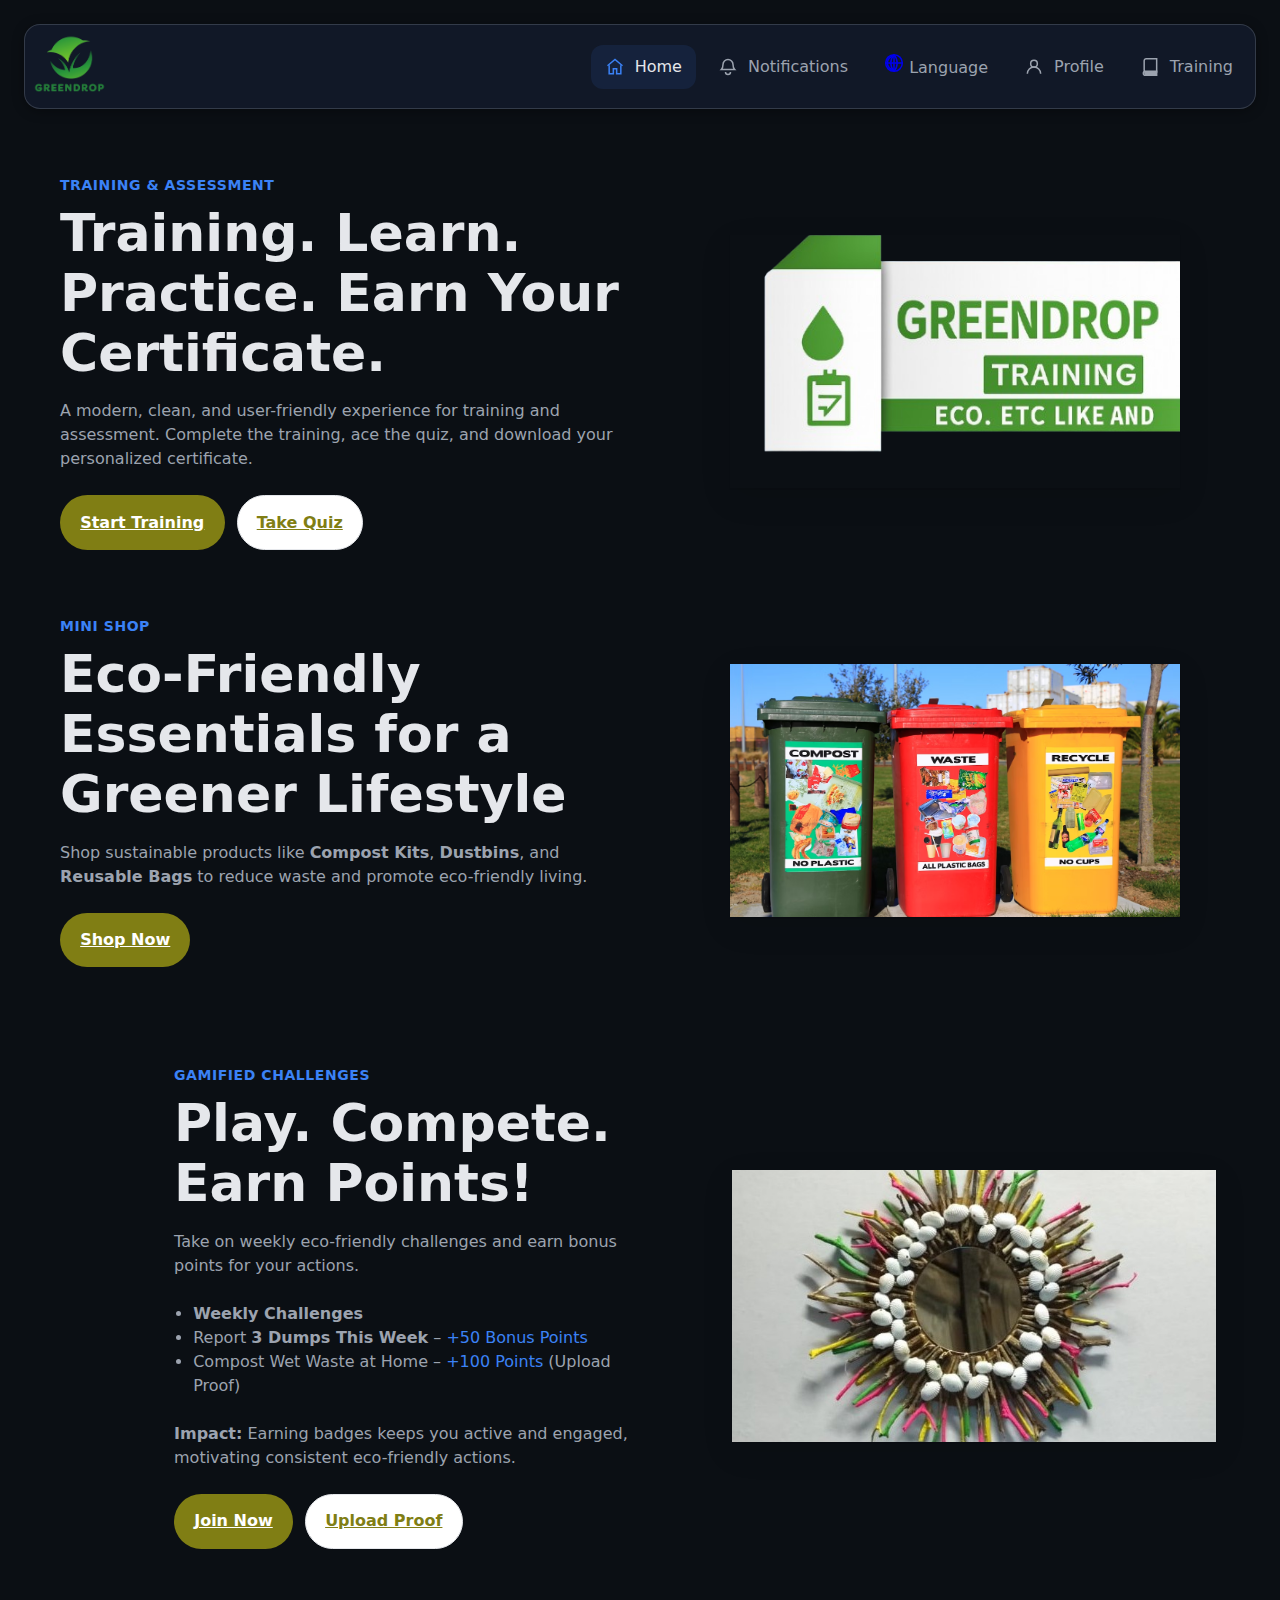
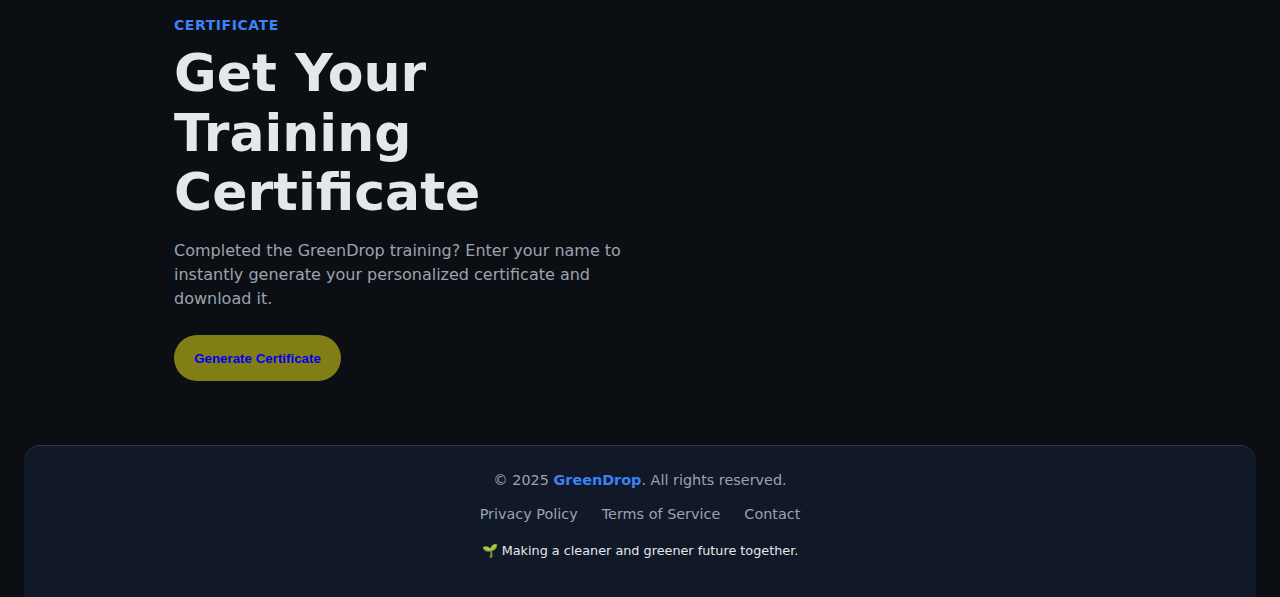
<file: index.html>
<!doctype html>
<html lang="en">
  <head>
    <meta charset="utf-8" />
    <meta name="viewport" content="width=device-width, initial-scale=1" />
    <title>Modern Navigation Bar</title>
    <link rel="stylesheet" href="style.css" />
  </head>
  <body>
    <main class="demo-wrap">
      <nav class="bottom-nav" aria-label="Primary">
        <div class="logo">
          <a href="index.html">
            <img src="logo.png" alt="logo" style="height: 60px;">
          </a>
        </div>

        <a class="nav-item is-active" href="index.html" data-id="home" aria-current="page" style="margin-left: auto;">
          <svg viewBox="0 0 24 24" aria-hidden="true">
            <path d="M3 10.5 12 3l9 7.5"></path>
            <path d="M5 10v10h5v-6h4v6h5V10"></path>
          </svg>
          <span>Home</span>
        </a>

        <a class="nav-item" href="#" data-id="notifications">
          <svg viewBox="0 0 24 24" aria-hidden="true">
            <path d="M6 9a6 6 0 0 1 12 0c0 4 1.5 5.5 2 6H4c.5-.5 2-2 2-6z"></path>
            <path d="M9 18a3 3 0 0 0 6 0"></path>
          </svg>
          <span>Notifications</span>
        </a>

        <!-- Language Nav Item -->
        <div class="nav-item dropdown">
          <a href="#" class="dropdown-toggle" data-id="language" style="text-decoration: none;">
            <svg viewBox="0 0 24 24" aria-hidden="true">
              <path d="M12 2a10 10 0 1 0 10 10A10 10 0 0 0 12 2Zm0 18a8 8 0 0 1 0-16Z"></path>
              <path d="M2 12h20M12 2a15 15 0 0 1 0 20M12 2a15 15 0 0 0 0 20"></path>
            </svg>
            <span style="color: var(--muted);">Language</span>
          </a>
          <ul class="dropdown-menu">
            <li><a href="#">English</a></li>
            <li><a href="#">हिन्दी</a></li>
            <li><a href="#">Español</a></li>
            <li><a href="#">Français</a></li>
          </ul>
        </div>

        <a class="nav-item" href="profile.html" data-id="profile">
          <svg viewBox="0 0 24 24" aria-hidden="true">
            <path d="M12 12a4 4 0 1 0-4-4 4 4 0 0 0 4 4z"></path>
            <path d="M4 20a8 8 0 0 1 16 0"></path>
          </svg>
          <span>Profile</span>
        </a>
        <a class="nav-item" href="training.html" data-id="training">
          <svg viewBox="0 0 24 24" aria-hidden="true">
            <path d="M4 19.5A2.5 2.5 0 0 0 6.5 22H20v-2H6.5a.5.5 0 0 1 0-1H20v-2H6.5A2.5 2.5 0 0 0 4 19.5z"></path>
            <path d="M20 2H7.5A2.5 2.5 0 0 0 5 4.5v11A2.5 2.5 0 0 0 7.5 18H20z"></path>
          </svg>
          <span>Training</span>
        </a>
      </nav>
    </main>

    <main class="container">
      <section class="hero" aria-labelledby="hero-title">
        <div class="copy">
          <span class="eyebrow" aria-hidden="true">Training & Assessment</span>
          <h1 id="hero-title">Training. Learn. Practice. Earn Your Certificate.</h1>
          <p class="lead">
            A modern, clean, and user-friendly experience for training and assessment.
            Complete the training, ace the quiz, and download your personalized certificate.
          </p>
          <div class="actions" role="group" aria-label="Primary actions">
            <a class="btn btn-primary" href="training.html">Start Training</a>
            <a class="btn btn-ghost" href="quiz.html">Take Quiz</a>
          </div>
        </div>

        <figure class="art-wrap">
          <img class="art" src="1.png" alt="Training Image" loading="lazy" decoding="async"/>
        </figure>
      </section>

      <!-- ⭐ NEW MINI SHOP SECTION -->
      <section class="hero" aria-labelledby="shop-title">
        <div class="copy">
          <span class="eyebrow" aria-hidden="true">Mini Shop</span>
          <h1 id="shop-title">Eco-Friendly Essentials for a Greener Lifestyle</h1>
          <p class="lead">
            Shop sustainable products like <strong>Compost Kits</strong>, 
            <strong>Dustbins</strong>, and <strong>Reusable Bags</strong> to reduce waste
            and promote eco-friendly living.
          </p>
          <div class="actions" role="group" aria-label="Shop actions">
            <a class="btn btn-primary" href="shop.html" target="_blank">Shop Now</a>
          </div>
        </div>

        <figure class="art-wrap">
          <img class="art" src="dustbin.avif" alt="Mini Shop" loading="lazy" decoding="async"/>
        </figure>
      </section>
    </main>

    <!-- ⭐ GAMIFIED CHALLENGES SECTION WITH BADGES -->
    <section class="hero" aria-labelledby="challenge-title">
      <div class="copy" style="margin-left: 150px;">
        <span class="eyebrow" aria-hidden="true">Gamified Challenges</span>
        <h1 id="challenge-title">Play. Compete. Earn Points!</h1>
        <p class="lead">
          Take on weekly eco-friendly challenges and earn bonus points for your actions.
        </p>

        <ul class="lead" style="margin-bottom:1.5rem; list-style:disc; padding-left:1.2rem;">
          <li><strong>Weekly Challenges</strong></li>
          <li>Report <strong>3 Dumps This Week</strong> – 
              <span style="color:var(--brand)">+50 Bonus Points</span></li>
          <li>Compost Wet Waste at Home – 
              <span style="color:var(--brand)">+100 Points</span> (Upload Proof)</li>
        </ul>

        <!-- 🌱 Impact -->
        <p class="lead" style="margin-bottom:1.5rem;">
          <strong>Impact:</strong> Earning badges keeps you active and engaged,
          motivating consistent eco-friendly actions.
        </p>

        <div class="actions" role="group" aria-label="Challenge actions">
          <a class="btn btn-primary" href="quiz.html">Join Now</a>
          <a class="btn btn-ghost" href="#upload-proof">Upload Proof</a>
        </div>
      </div>

      <figure class="art-wrap">
        <img class="art" src="5.jpg" alt="Gamified Challenges" loading="lazy" decoding="async"/>
      </figure>
    </section>

    <!-- 🎓 CERTIFICATE SECTION -->
    <section class="hero" aria-labelledby="certificate-title">
      <div class="copy" style="margin-left: 150px;">
        <span class="eyebrow" aria-hidden="true">Certificate</span>
        <h1 id="certificate-title">Get Your Training Certificate</h1>
        <p class="lead">
          Completed the GreenDrop training?
          Enter your name to instantly generate your personalized certificate and download it.
        </p>

        <button class="btn btn-primary" onclick="generateCertIndex()">
          <a href="certificate.html" style="text-decoration: none;">Generate Certificate</a>
        </button>

        <!-- Certificate Display -->
        <div id="certAreaIndex"
          style="display:none; margin-top:2rem; background:white; color:black; padding:2rem; border-radius:16px; max-width:600px;">
          <h2 style="text-align:center; margin-bottom:1rem;">Certificate of Completion</h2>
          <p style="text-align:center;">This is to certify that</p>
          <h1 id="certNameIndex" style="text-align:center; color:#3b82f6; margin:1rem 0;"></h1>
          <p style="text-align:center;">has successfully completed the <strong>GreenDrop Training Program</strong>.</p>
          <p style="text-align:center; margin-top:2rem;">Date: <span id="certDateIndex"></span></p>
          <p style="text-align:center;">🌱 GreenDrop Initiative</p>
        </div>

        <!-- Download Button -->
        <div id="downloadBtnIndex" style="display:none; margin-top:1rem;">
          <button class="btn btn-ghost" onclick="downloadCertIndex()">Download as Image</button>
        </div>
      </div>

      <figure class="art-wrap">
        <img class="art" src="certi.png" alt="Certificate Illustration" loading="lazy" decoding="async"/>
      </figure>
    </section>

    <!-- 🌿 FOOTER SECTION -->
    <footer class="footer">
      <p class="footer-text">
        © 2025 <strong class="brand">GreenDrop</strong>.
        All rights reserved.
      </p>

      <div class="footer-links">
        <a href="#">Privacy Policy</a>
        <a href="#">Terms of Service</a>
        <a href="mailto:contact@greendrop.com">Contact</a>
      </div>

      <p class="footer-subtext">
        🌱 Making a cleaner and greener future together.
      </p>
    </footer>

    <script src="index.js"></script>
  </body>
</html>
</file>
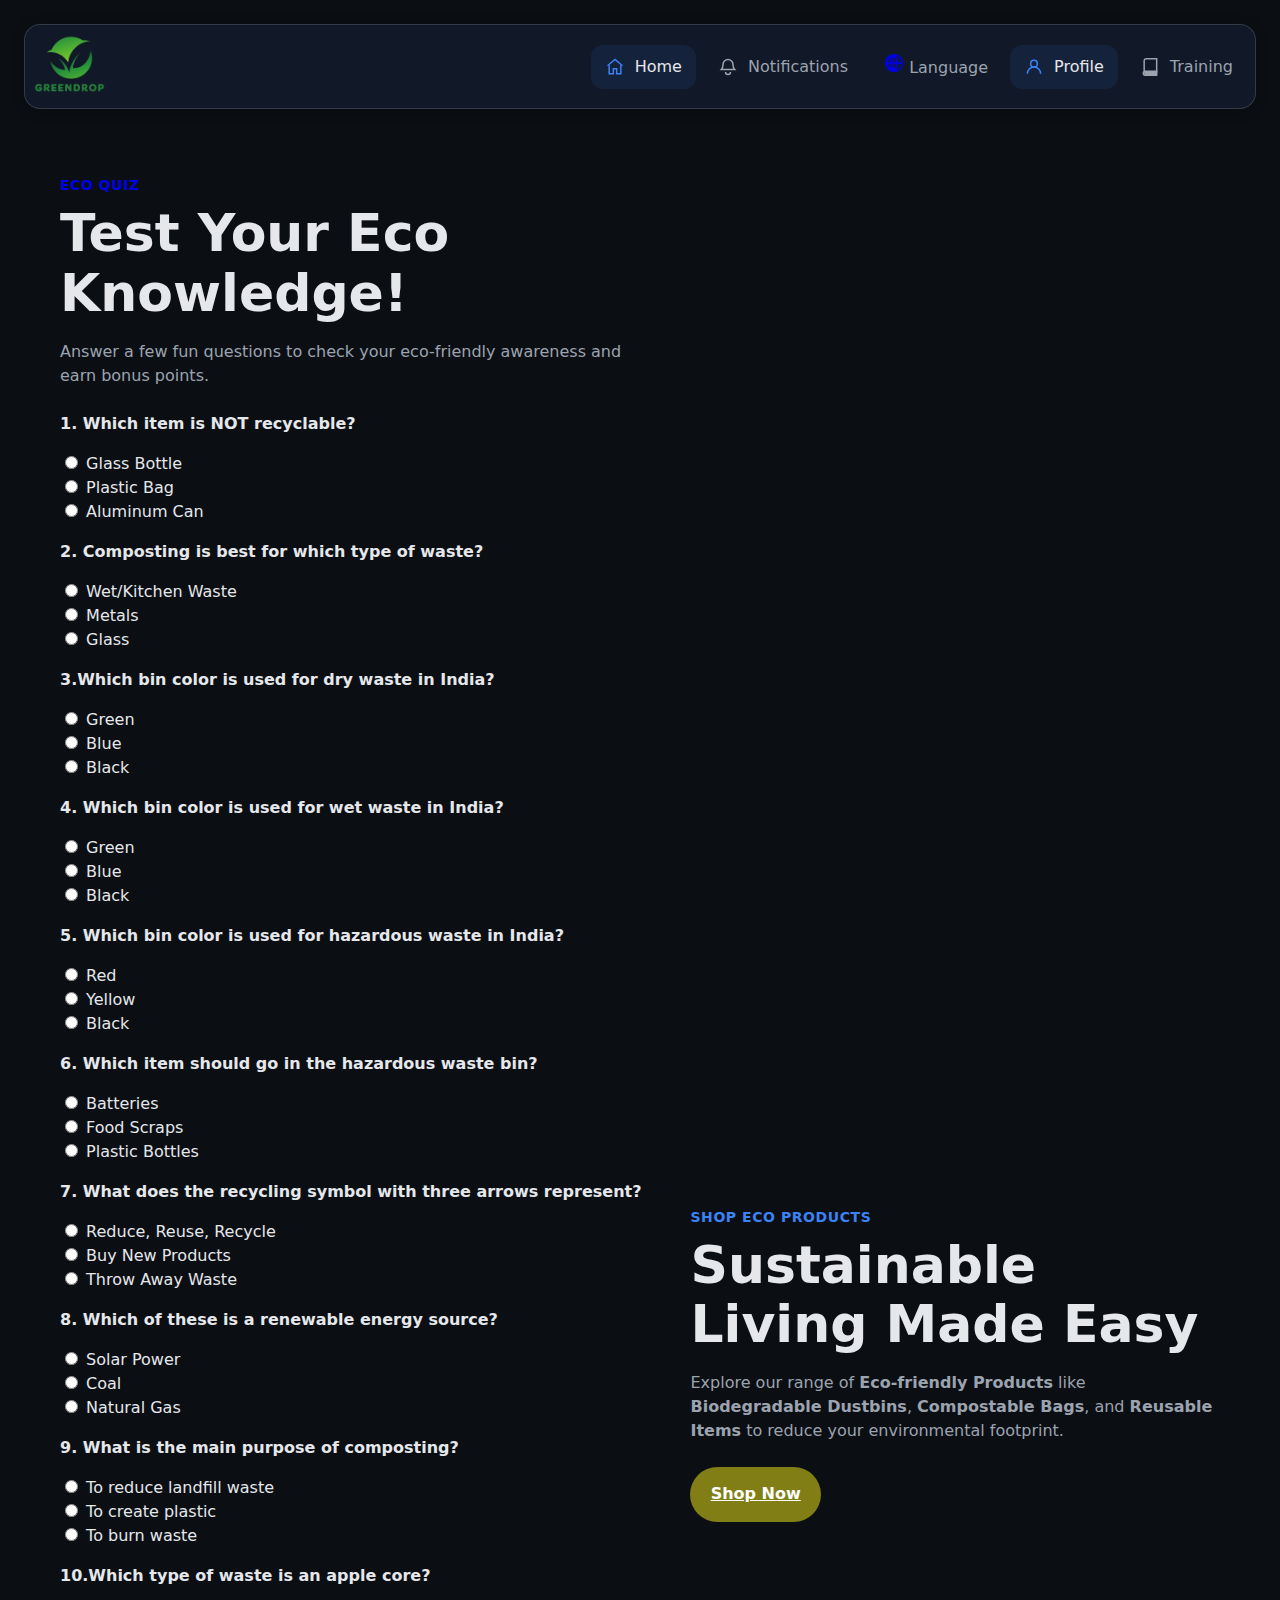
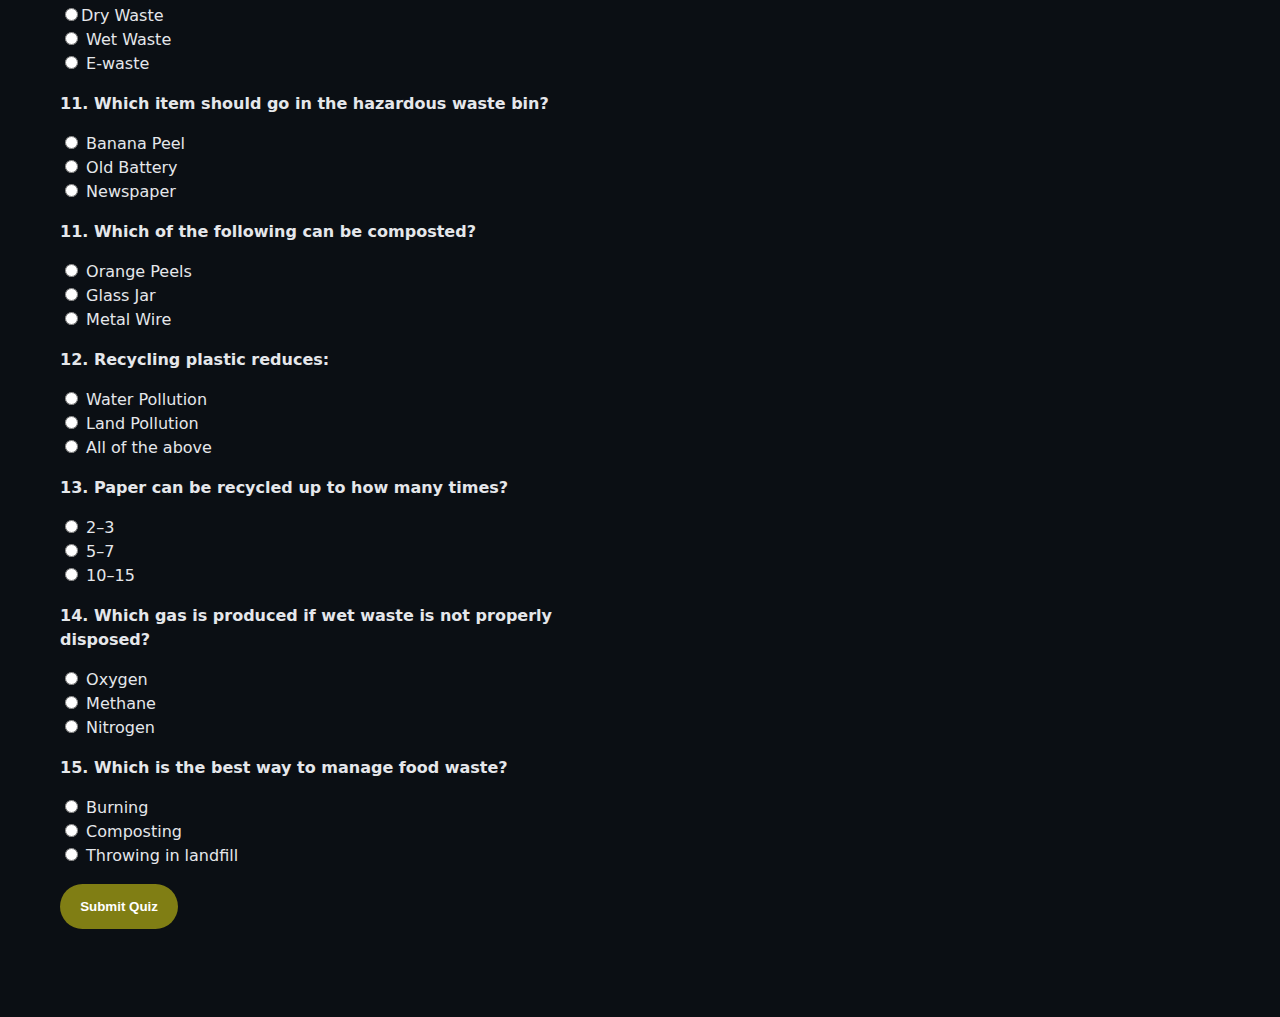
<file: quiz.html>
<!doctype html>
<html lang="en">
  <head>
    <meta charset="utf-8" />
    <meta name="viewport" content="width=device-width, initial-scale=1" />
    <title>Eco Quiz - GreenDrop</title>
    <link rel="stylesheet" href="style.css" />
  </head>
  <body>

    <main class="demo-wrap">
      <nav class="bottom-nav" aria-label="Primary">
  <div class="logo">
          <a href="/index.html">
            <img src="/logo.png" alt="logo" style="height: 60px;">
          </a>
        </div>

        <a class="nav-item is-active" href="/index.html" data-id="home" aria-current="page" style="margin-left: auto;">
          <svg viewBox="0 0 24 24" aria-hidden="true">
            <path d="M3 10.5 12 3l9 7.5"></path>
            <path d="M5 10v10h5v-6h4v6h5V10"></path>
          </svg>
          <span>Home</span>
        </a>
    <a class="nav-item" href="#" data-id="notifications">
      <svg viewBox="0 0 24 24" aria-hidden="true">
        <path d="M6 9a6 6 0 0 1 12 0c0 4 1.5 5.5 2 6H4c.5-.5 2-2 2-6z"></path>
        <path d="M9 18a3 3 0 0 0 6 0"></path>
      </svg>
      <span>Notifications</span>
    </a>
    
    </a>
    <div class="nav-item dropdown">
      <a href="#" class="dropdown-toggle" data-id="language" style="text-decoration: none;">
        <svg viewBox="0 0 24 24" aria-hidden="true">
          <path d="M12 2a10 10 0 1 0 10 10A10 10 0 0 0 12 2Zm0 18a8 8 0 0 1 0-16Z"></path>
          <path d="M2 12h20M12 2a15 15 0 0 1 0 20M12 2a15 15 0 0 0 0 20"></path>
        </svg>
        <span style="color: var(--muted);">Language</span>
      </a>
      <ul class="dropdown-menu">
        <li><a href="#">English</a></li>
        <li><a href="#">हिन्दी</a></li>
        <li><a href="#">Español</a></li>
        <li><a href="#">Français</a></li>
      </ul>
    </div>
    <a class="nav-item is-active" href="#" data-id="profile" aria-current="page">
      <svg viewBox="0 0 24 24" aria-hidden="true">
        <path d="M12 12a4 4 0 1 0-4-4 4 4 0 0 0 4 4z"></path>
        <path d="M4 20a8 8 0 0 1 16 0"></path>
      </svg>
      <span>Profile</span>
    </a>
    <a class="nav-item" href="/training.html" data-id="training">
      <svg viewBox="0 0 24 24" aria-hidden="true">
        <path d="M4 19.5A2.5 2.5 0 0 0 6.5 22H20v-2H6.5a.5.5 0 0 1 0-1H20v-2H6.5A2.5 2.5 0 0 0 4 19.5z"></path>
        <path d="M20 2H7.5A2.5 2.5 0 0 0 5 4.5v11A2.5 2.5 0 0 0 7.5 18H20z"></path>
      </svg>
      <span>Training</span>
    </a>
  </nav>
    </main>

    <main class="container">
      <section class="hero" aria-labelledby="quiz-title">
        <div class="copy">
          <span class="eyebrow" aria-hidden="true"><a href="/index.html" style="text-decoration: none;">Eco Quiz</a></span>
          <h1 id="quiz-title">Test Your Eco Knowledge!</h1>
          <p class="lead">
            Answer a few fun questions to check your eco-friendly awareness and earn bonus points.
          </p>

          <form id="eco-quiz" style="margin-top:1.5rem;">

            <div style="margin-bottom:1rem;">
              <p><strong>1. Which item is NOT recyclable?</strong></p>
              <label><input type="radio" name="q1" value="a"> Glass Bottle</label><br>
              <label><input type="radio" name="q1" value="b"> Plastic Bag</label><br>
              <label><input type="radio" name="q1" value="c"> Aluminum Can</label>
            </div>

            <!-- Question 2 -->
            <div style="margin-bottom:1rem;">
              <p><strong>2. Composting is best for which type of waste?</strong></p>
              <label><input type="radio" name="q2" value="a"> Wet/Kitchen Waste</label><br>
              <label><input type="radio" name="q2" value="b"> Metals</label><br>
              <label><input type="radio" name="q2" value="c"> Glass</label>
            </div>

        <div style="margin-bottom:1rem;">
              <p><strong>3.Which bin color is used for dry waste in India?</strong></p>
              <label><input type="radio" name="q2" value="a"> Green </label><br>
              <label><input type="radio" name="q2" value="b"> Blue</label><br>
              <label><input type="radio" name="q2" value="c"> Black</label>
            </div>

            <div style="margin-bottom:1rem;">
              <p><strong>4. Which bin color is used for wet waste in India?</strong></p>
              <label><input type="radio" name="q2" value="a"> Green </label><br>
              <label><input type="radio" name="q2" value="b"> Blue</label><br>
              <label><input type="radio" name="q2" value="c"> Black</label>
            </div>

            <div style="margin-bottom:1rem;">
              <p><strong>5. Which bin color is used for hazardous waste in India?</strong></p>
              <label><input type="radio" name="q2" value="a">  Red</label><br>
              <label><input type="radio" name="q2" value="b">  Yellow</label><br>
              <label><input type="radio" name="q2" value="c">  Black</label>
            </div>

            <div style="margin-bottom:1rem;">
              <p><strong>6. Which item should go in the hazardous waste bin?</strong></p>
              <label><input type="radio" name="q2" value="a"> Batteries</label><br>
              <label><input type="radio" name="q2" value="b"> Food Scraps</label><br>
              <label><input type="radio" name="q2" value="c"> Plastic Bottles</label>
            </div>

            <div style="margin-bottom:1rem;">
              <p><strong>7. What does the recycling symbol with three arrows represent?</strong></p>
              <label><input type="radio" name="q2" value="a"> Reduce, Reuse, Recycle</label><br>
              <label><input type="radio" name="q2" value="b"> Buy New Products</label><br>
              <label><input type="radio" name="q2" value="c"> Throw Away Waste</label>
            </div>

            <div style="margin-bottom:1rem;">
              <p><strong>8. Which of these is a renewable energy source?</strong></p>
              <label><input type="radio" name="q2" value="a"> Solar Power</label><br>
              <label><input type="radio" name="q2" value="b"> Coal</label><br>
              <label><input type="radio" name="q2" value="c"> Natural Gas</label>
            </div>

              <div style="margin-bottom:1rem;">
              <p><strong>9. What is the main purpose of composting?</strong></p>
              <label><input type="radio" name="q2" value="a"> To reduce landfill waste</label><br>
              <label><input type="radio" name="q2" value="b"> To create plastic</label><br>
              <label><input type="radio" name="q2" value="c"> To burn waste</label>
            </div>    

            <div style="margin-bottom:1rem;">
              <p><strong>10.Which type of waste is an apple core? </strong></p>
              <label><input type="radio" name="q2" value="a">Dry Waste </label><br>
              <label><input type="radio" name="q2" value="b"> Wet Waste</label><br>
              <label><input type="radio" name="q2" value="c"> E-waste</label>
            </div>  
            <div style="margin-bottom:1rem;">
              <p><strong>11. Which item should go in the hazardous waste bin?</strong></p>
                <label><input type="radio" name="q5" value="a"> Banana Peel</label><br>
                <label><input type="radio" name="q5" value="b"> Old Battery</label><br>
                <label><input type="radio" name="q5" value="c"> Newspaper</label><br>
          </div>

          <div style="margin-bottom:1rem;">
                <p><strong>11. Which of the following can be composted?</strong></p>
                          <label><input type="radio" name="q8" value="a"> Orange Peels</label><br>
                          <label><input type="radio" name="q8" value="b"> Glass Jar</label><br>
                          <label><input type="radio" name="q8" value="c"> Metal Wire</label><br>
            </div>
            <div style="margin-bottom:1rem;">
      <p><strong>12. Recycling plastic reduces:</strong></p>
          <label><input type="radio" name="q11" value="a"> Water Pollution</label><br>
          <label><input type="radio" name="q11" value="b"> Land Pollution</label><br>
          <label><input type="radio" name="q11" value="c"> All of the above</label>
          </div>

          <div style="margin-bottom:1rem;">
  <p><strong>13. Paper can be recycled up to how many times?</strong></p>
  <label><input type="radio" name="q13" value="a"> 2–3</label><br>
  <label><input type="radio" name="q13" value="b"> 5–7</label><br>
  <label><input type="radio" name="q13" value="c"> 10–15</label><br>
</div>

<div style="margin-bottom:1rem;">
  <p><strong>14. Which gas is produced if wet waste is not properly disposed?</strong></p>
  <label><input type="radio" name="q14" value="a"> Oxygen</label><br>
  <label><input type="radio" name="q14" value="b"> Methane</label><br>
  <label><input type="radio" name="q14" value="c"> Nitrogen</label><br>
  
</div>

<div style="margin-bottom:1rem;">
  <p><strong>15. Which is the best way to manage food waste?</strong></p>
  <label><input type="radio" name="q15" value="a"> Burning</label><br>
  <label><input type="radio" name="q15" value="b"> Composting</label><br>
  <label><input type="radio" name="q15" value="c"> Throwing in landfill</label><br>
 
</div>
<button type="button" class="btn btn-primary" onclick="submitQuiz()">
              Submit Quiz
            </button>
            <p id="quiz-result" class="lead" style="margin-top:1rem;"></p>
          </form>
        </div>
        <div class="copy">
          <span class="eyebrow" aria-hidden="true">Shop Eco Products</span>
          <h1 id="shop-title">Sustainable Living Made Easy</h1>
          <p class="lead">
            Explore our range of <strong>Eco-friendly Products</strong> like 
            <strong>Biodegradable Dustbins</strong>, <strong>Compostable  Bags</strong>, and 
            <strong>Reusable Items</strong> to reduce your environmental footprint.
          </p>
          <div class="actions" role="group" aria-label="Shop actions">
            <a class="btn btn-primary" href="/shop.html">Shop Now</a>
          </div>
        </div>

      </section>
    </main>

    <script>
      function submitQuiz(){
        let score = 0;
        const q1 = document.querySelector('input[name="q1"]:checked');
        const q2 = document.querySelector('input[name="q2"]:checked');
        if(q1 && q1.value === 'b') score++;
        if(q2 && q2.value === 'a') score++;

        const result = document.getElementById('quiz-result');
        if(!q1 || !q2){
          result.textContent = "Please answer all questions!";
          result.style.color = "orange";
        } else {
          result.textContent = `You scored ${score}/2 correct!`;
          result.style.color = score === 2 ? "limegreen" : "var(--brand)";
        }
      }
    </script>
  </body>
</html>
</file>
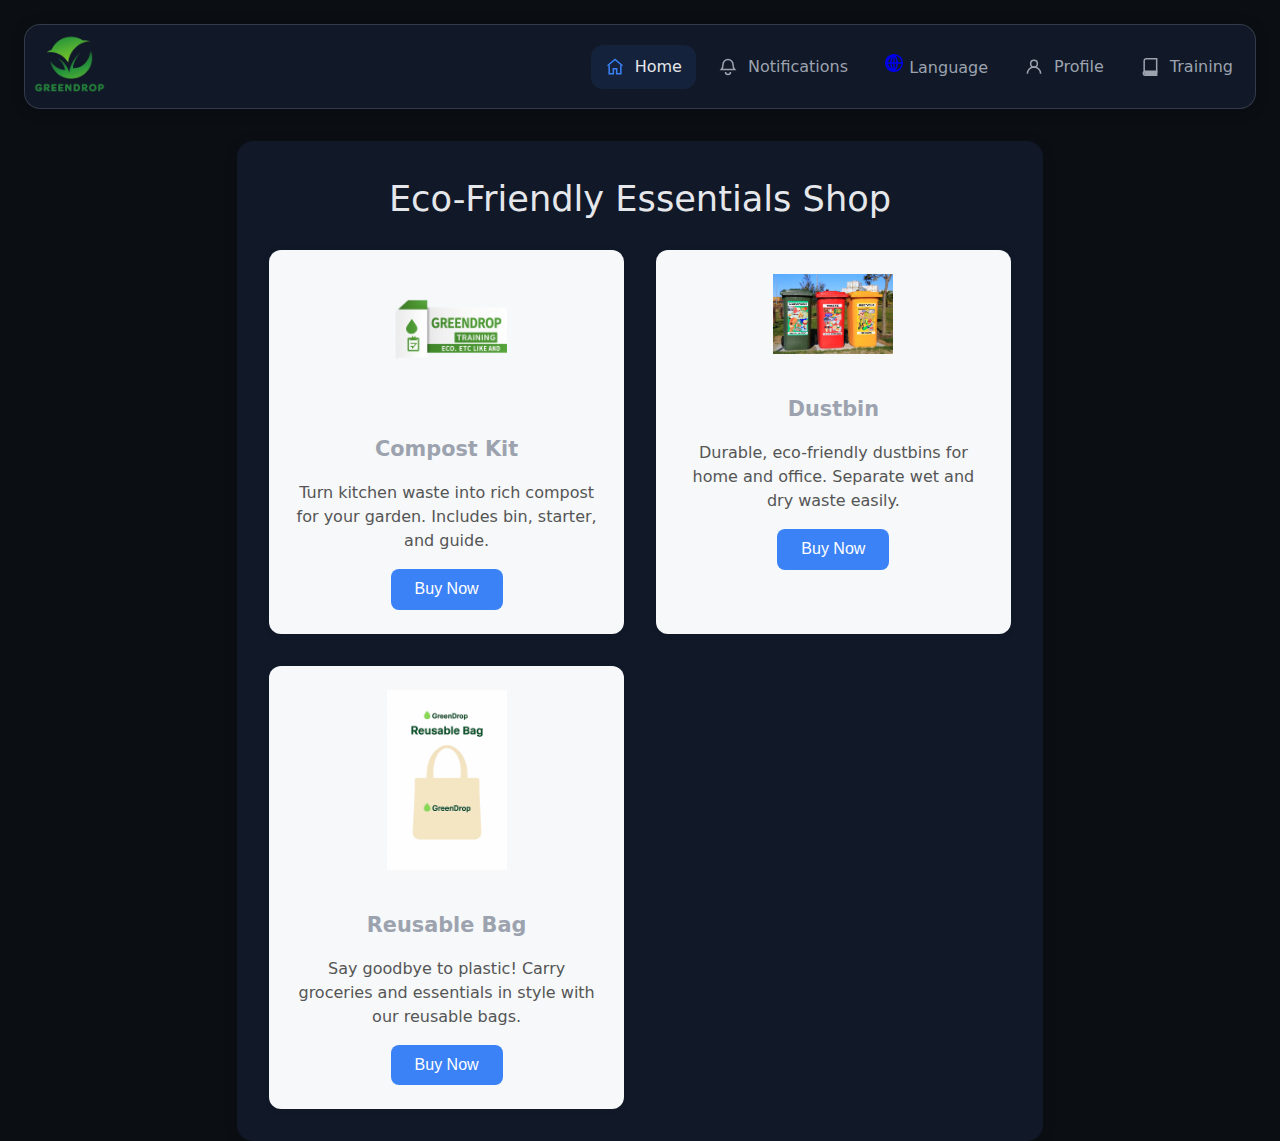
<file: shop.html>
<!doctype html>
<html lang="en">
  <head>
    <meta charset="utf-8" />
    <meta name="viewport" content="width=device-width, initial-scale=1" />
    <title>Eco-Friendly Shop</title>
    <link rel="stylesheet" href="style.css" />
  </head>
  <body>
    <main class="demo-wrap">
      <nav class="bottom-nav" aria-label="Primary">
<div class="logo">
          <a href="/index.html">
            <img src="/logo.png" alt="logo" style="height: 60px;">
          </a>
        </div>

        <a class="nav-item is-active" href="/index.html" data-id="home" aria-current="page" style="margin-left: auto;">
          <svg viewBox="0 0 24 24" aria-hidden="true">
            <path d="M3 10.5 12 3l9 7.5"></path>
            <path d="M5 10v10h5v-6h4v6h5V10"></path>
          </svg>
          <span>Home</span>
        </a>

        <a class="nav-item" href="#" data-id="notifications">
          <svg viewBox="0 0 24 24" aria-hidden="true">
            <path d="M6 9a6 6 0 0 1 12 0c0 4 1.5 5.5 2 6H4c.5-.5 2-2 2-6z"></path>
            <path d="M9 18a3 3 0 0 0 6 0"></path>
          </svg>
          <span>Notifications</span>
        </a>

        <!-- Language Nav Item -->
        <div class="nav-item dropdown">
          <a href="#" class="dropdown-toggle" data-id="language" style="text-decoration: none;">
            <svg viewBox="0 0 24 24" aria-hidden="true">
              <path d="M12 2a10 10 0 1 0 10 10A10 10 0 0 0 12 2Zm0 18a8 8 0 0 1 0-16Z"></path>
              <path d="M2 12h20M12 2a15 15 0 0 1 0 20M12 2a15 15 0 0 0 0 20"></path>
            </svg>
            <span style="color: var(--muted);">Language</span>
          </a>
          <ul class="dropdown-menu">
            <li><a href="#">English</a></li>
            <li><a href="#">हिन्दी</a></li>
            <li><a href="#">Marathi</a></li>
          </ul>
        </div>

        <a class="nav-item" href="/profile.html" data-id="profile">
          <svg viewBox="0 0 24 24" aria-hidden="true">
            <path d="M12 12a4 4 0 1 0-4-4 4 4 0 0 0 4 4z"></path>
            <path d="M4 20a8 8 0 0 1 16 0"></path>
          </svg>
          <span>Profile</span>
        </a>
        <a class="nav-item" href="/training.html" data-id="training">
          <svg viewBox="0 0 24 24" aria-hidden="true">
            <path d="M4 19.5A2.5 2.5 0 0 0 6.5 22H20v-2H6.5a.5.5 0 0 1 0-1H20v-2H6.5A2.5 2.5 0 0 0 4 19.5z"></path>
            <path d="M20 2H7.5A2.5 2.5 0 0 0 5 4.5v11A2.5 2.5 0 0 0 7.5 18H20z"></path>
          </svg>
          <span>Training</span>
        </a>
      </nav>
    </main>

    <div class="shop-container">
      <div class="shop-title">Eco-Friendly Essentials Shop</div>
      <div class="shop-grid">
        <div class="shop-item">
          <img src="1.png" alt="Compost Kit" />
          <h2 style="color: var(--muted);">Compost Kit</h2>
          <p>Turn kitchen waste into rich compost for your garden. Includes bin, starter, and guide.</p>
          <button class="buy-btn" onclick="alert('Compost Kit added to cart!')">Buy Now</button>
        </div>
        <div class="shop-item">
          <img src="dustbin.avif" alt="Dustbin" />
          <h2 style="color: var(--muted);">Dustbin</h2>
          <p>Durable, eco-friendly dustbins for home and office. Separate wet and dry waste easily.</p>
          <button class="buy-btn" onclick="alert('Dustbin added to cart!')">Buy Now</button>
        </div>
        <div class="shop-item">
          <img src="/Reusable-bag.png" alt="Reusable Bag" />
          <h2 style="color: var(--muted);">Reusable Bag</h2>
          <p>Say goodbye to plastic! Carry groceries and essentials in style with our reusable bags.</p>
          <button class="buy-btn" onclick="alert('Reusable Bag added to cart!')">Buy Now</button>
        </div>
      </div>
    </div>
  </body>
</html>
</file>
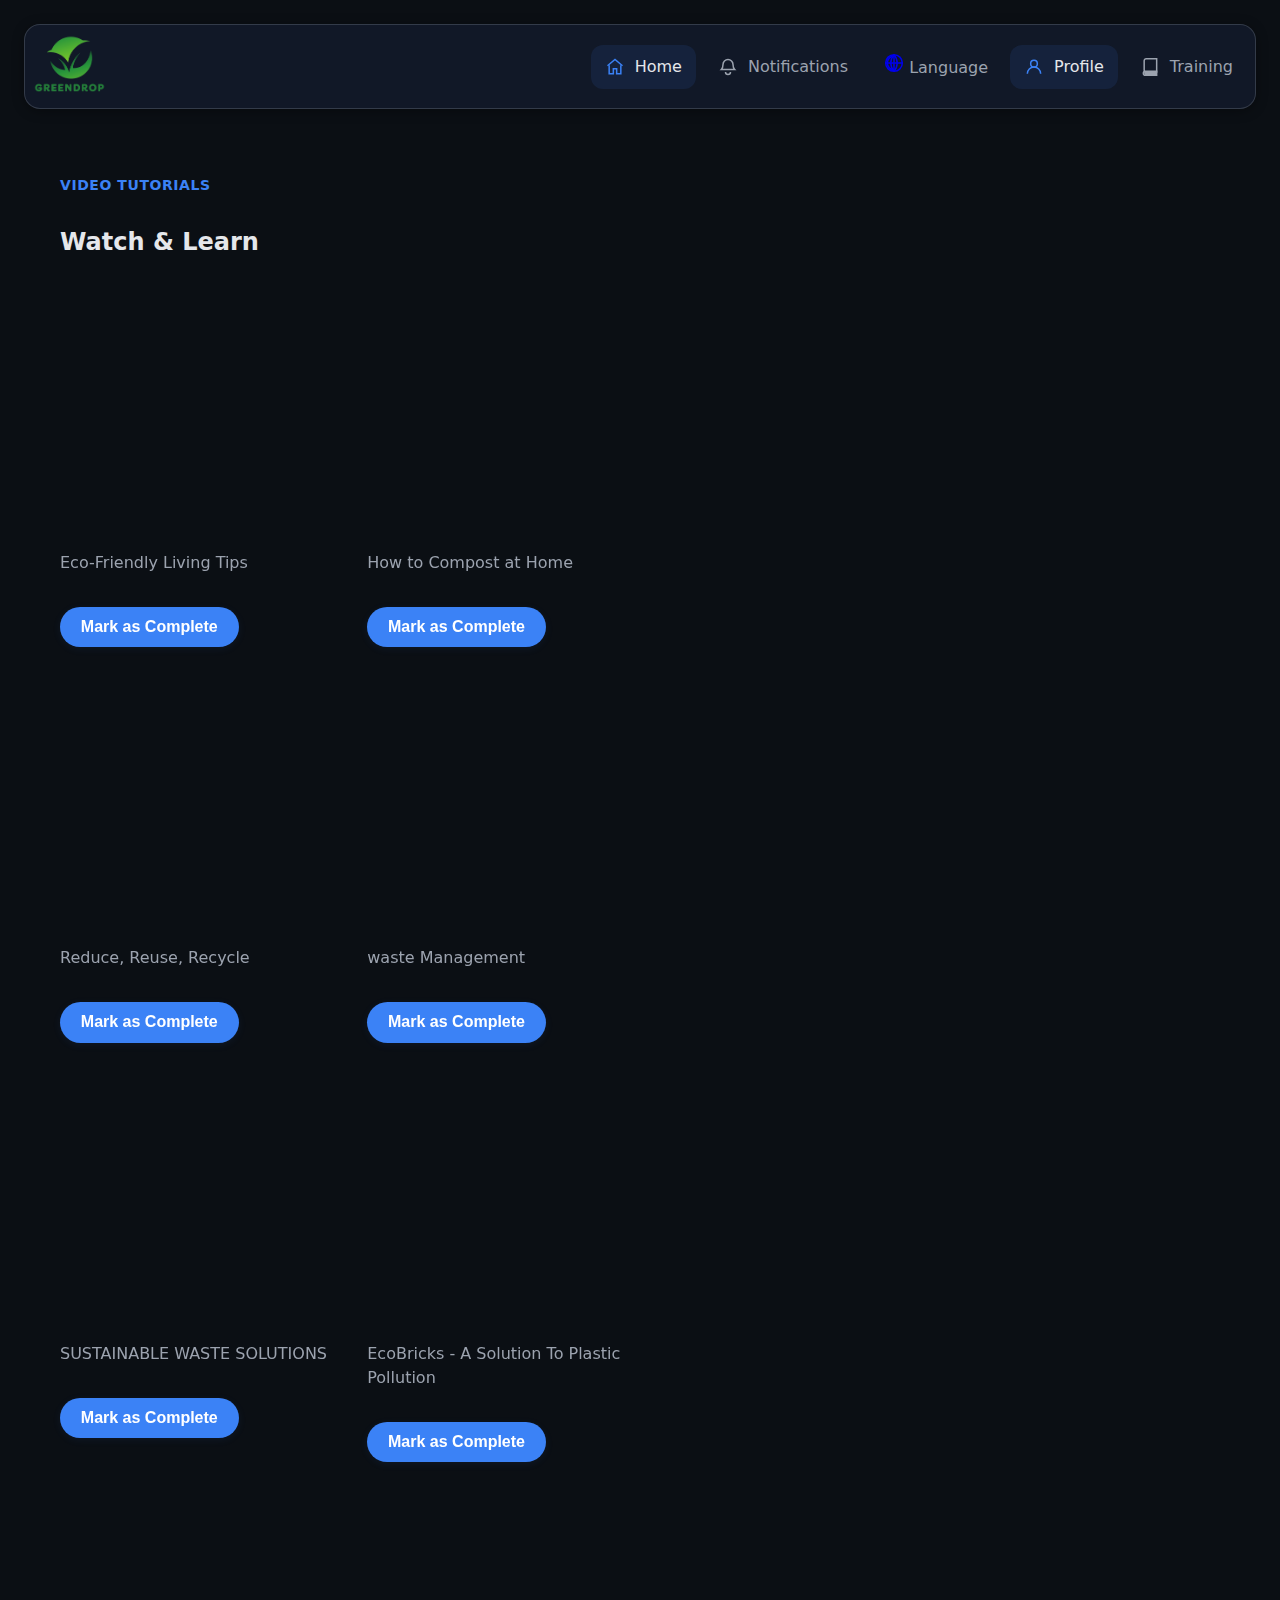
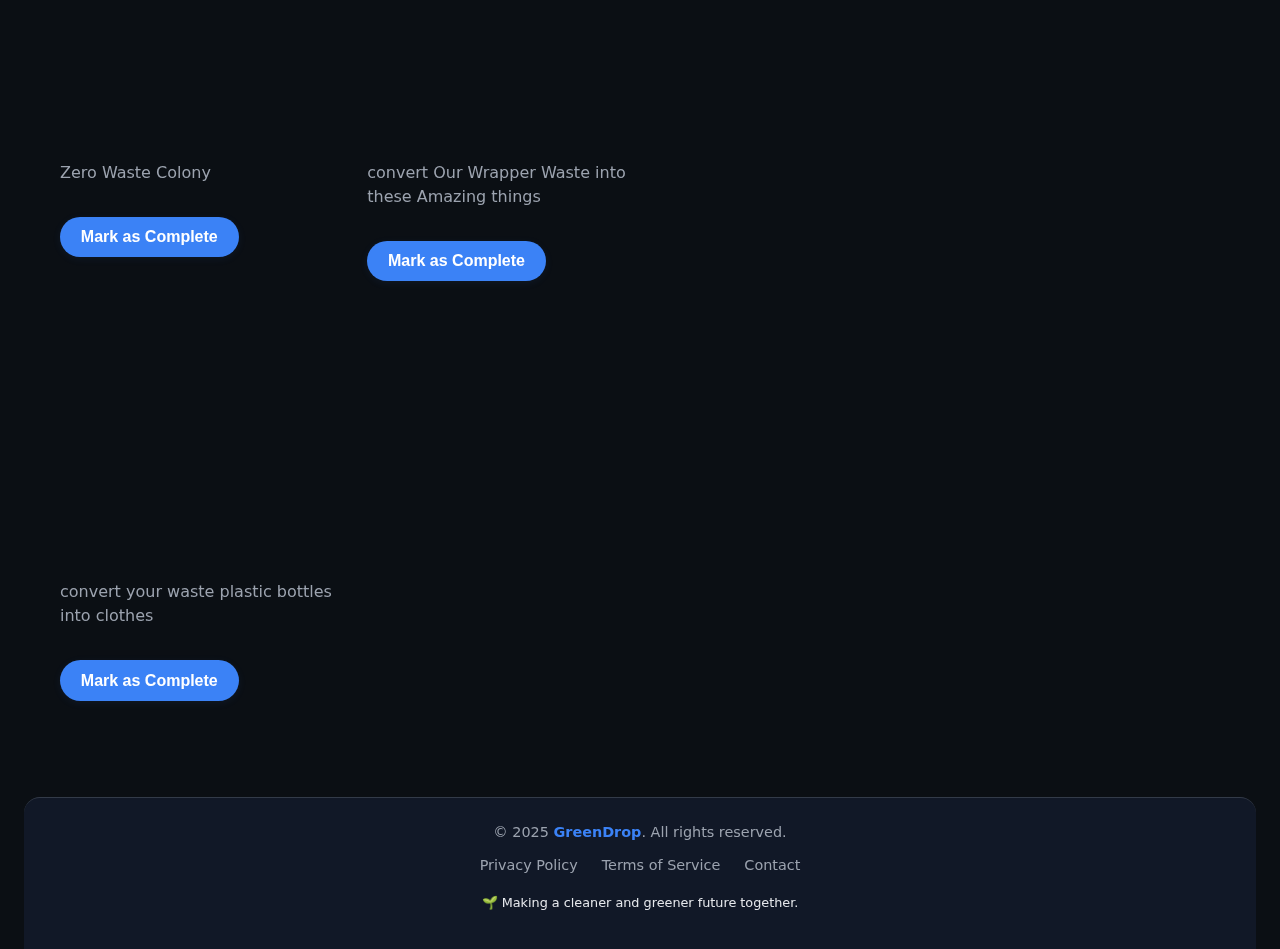
<file: training.html>
<!doctype html>
<html lang="en">
  <head>
    <meta charset="utf-8" />
    <meta name="viewport" content="width=device-width, initial-scale=1" />
    <title>Training Videos | GreenDrop</title>
    <link rel="stylesheet" href="style.css" />
  </head>
  <body>
    <main class="demo-wrap">
      <nav class="bottom-nav" aria-label="Primary">
   <div class="logo">
          <a href="/index.html">
            <img src="/logo.png" alt="logo" style="height: 60px;">
          </a>
        </div>

        <a class="nav-item is-active" href="/index.html" data-id="home" aria-current="page" style="margin-left: auto;">
          <svg viewBox="0 0 24 24" aria-hidden="true">
            <path d="M3 10.5 12 3l9 7.5"></path>
            <path d="M5 10v10h5v-6h4v6h5V10"></path>
          </svg>
          <span>Home</span>
        </a>
    <a class="nav-item" href="#" data-id="notifications">
      <svg viewBox="0 0 24 24" aria-hidden="true">
        <path d="M6 9a6 6 0 0 1 12 0c0 4 1.5 5.5 2 6H4c.5-.5 2-2 2-6z"></path>
        <path d="M9 18a3 3 0 0 0 6 0"></path>
      </svg>
      <span>Notifications</span>
    </a>

    <div class="nav-item dropdown">
      <a href="#" class="dropdown-toggle" data-id="language" style="text-decoration: none;">
        <svg viewBox="0 0 24 24" aria-hidden="true">
          <path d="M12 2a10 10 0 1 0 10 10A10 10 0 0 0 12 2Zm0 18a8 8 0 0 1 0-16Z"></path>
          <path d="M2 12h20M12 2a15 15 0 0 1 0 20M12 2a15 15 0 0 0 0 20"></path>
        </svg>
        <span style="color: var(--muted);">Language</span>
      </a>
      <ul class="dropdown-menu">
        <li><a href="#">English</a></li>
        <li><a href="#">हिन्दी</a></li>
        <li><a href="#">Marathi</a></li>
      </ul>
    </div>
    <a class="nav-item is-active" href="/profile.html" data-id="profile" >
      <svg viewBox="0 0 24 24" aria-hidden="true">
        <path d="M12 12a4 4 0 1 0-4-4 4 4 0 0 0 4 4z"></path>
        <path d="M4 20a8 8 0 0 1 16 0"></path>
      </svg>
      <span>Profile</span>
    </a>
    <a class="nav-item" href="#" data-id="training">
      <svg viewBox="0 0 24 24" aria-hidden="true">
        <path d="M4 19.5A2.5 2.5 0 0 0 6.5 22H20v-2H6.5a.5.5 0 0 1 0-1H20v-2H6.5A2.5 2.5 0 0 0 4 19.5z"></path>
        <path d="M20 2H7.5A2.5 2.5 0 0 0 5 4.5v11A2.5 2.5 0 0 0 7.5 18H20z"></path>
      </svg>
      <span>Training</span>
    </a>
  </nav>
    </main>

    <main class="container">

      <section class="hero" aria-labelledby="videos-title">
        <div class="copy">
          <span class="eyebrow" aria-hidden="true">Video Tutorials</span>
          <h2 id="videos-title">Watch & Learn</h2>
          <div class="video-grid">
            <div class="video-item">
              <iframe width="100%" height="260" src="https://www.youtube.com/embed/0UbzpjiJg8g" title="Eco-Friendly Living Tips" frameborder="0" allowfullscreen></iframe>
              <p class="lead">Eco-Friendly Living Tips</p>
              <button class="complete-btn" onclick="markComplete(this)">Mark as Complete</button>
            </div>
            <div class="video-item">
              <iframe width="100%" height="260" src="https://www.youtube.com/embed/iPMSqMX-csA" title="How to Compost at Home" frameborder="0" allowfullscreen></iframe>
              <p class="lead">How to Compost at Home</p>
              <button class="complete-btn" onclick="markComplete(this)">Mark as Complete</button>
            </div>
            <div class="video-item">
              <iframe width="100%" height="260" src="https://www.youtube.com/embed/yGb9nnOGryk" title="Reduce, Reuse, Recycle" frameborder="0" allowfullscreen></iframe>
              <p class="lead">Reduce, Reuse, Recycle</p>
              <button class="complete-btn" onclick="markComplete(this)">Mark as Complete</button>
            </div>

            <div class="video-item">
              <iframe width="100%" height="260" src="https://www.youtube.com/embed/07ym6iZNMQU" title="waste Management" frameborder="0" allowfullscreen></iframe>
              <p class="lead">waste Management</p>
              <button class="complete-btn" onclick="markComplete(this)">Mark as Complete</button>
            </div>

            <div class="video-item">
              <iframe width="100%" height="260" src="https://www.youtube.com/embed/8ufiQlrosCM" title="SUSTAINABLE WASTE SOLUTIONS" frameborder="0" allowfullscreen></iframe>
              <p class="lead">SUSTAINABLE WASTE SOLUTIONS</p>
              <button class="complete-btn" onclick="markComplete(this)">Mark as Complete</button>
            </div>

            <div class="video-item">
              <iframe width="100%" height="260" src="https://www.youtube.com/embed/lNgAW4VRcKo" title="EcoBricks - A Solution To Plastic Pollution " frameborder="0" allowfullscreen></iframe>
              <p class="lead">EcoBricks - A Solution To Plastic Pollution </p>
              <button class="complete-btn" onclick="markComplete(this)">Mark as Complete</button>
            </div>

              <div class="video-item">
              <iframe width="100%" height="260" src="https://www.youtube.com/embed/astag10OjGk" title="Zero Waste Colony" frameborder="0" allowfullscreen></iframe>
              <p class="lead">Zero Waste Colony</p>
              <button class="complete-btn" onclick="markComplete(this)">Mark as Complete</button>
            </div>

            <div class="video-item">
              <iframe width="100%" height="260" src="https://www.youtube.com/embed/ufyLuCWeNco" title="convert Our Wrapper Waste into these Amazing things" frameborder="0" allowfullscreen></iframe>
              <p class="lead">convert Our Wrapper Waste into these Amazing things</p>
              <button class="complete-btn" onclick="markComplete(this)">Mark as Complete</button>
            </div>

            <div class="video-item">
              <iframe width="100%" height="260" src="https://www.youtube.com/embed/tPwY8y9A6fA" title="convert your waste plastic bottles into clothes " frameborder="0" allowfullscreen></iframe>
              <p class="lead">convert your waste plastic bottles into clothes</p>
              <button class="complete-btn" onclick="markComplete(this)">Mark as Complete</button>
            </div>

          </div>
          <div id="certBtnWrap" style="display:none; text-align:center; margin-top:2rem;">
            <a href="/certificate.html" class="btn btn-primary" style="text-decoration: none;">Get Your Certificate</a>
          </div>
        </div>
      </section>
    </main>

    <script>
      function markComplete(btn) {
        btn.textContent = currentLang === 'hi' ? 'पूर्ण हुआ!' : 'Completed!';
        btn.disabled = true;
        btn.classList.add('completed');
        checkAllCompleted();
      }

      function checkAllCompleted() {
        const btns = document.querySelectorAll('.complete-btn');
        const allDone = Array.from(btns).every(btn => btn.classList.contains('completed'));
        document.getElementById('certBtnWrap').style.display = allDone ? 'block' : 'none';
      }

      let currentLang = 'en';
      const langMap = {
        en: {
          videoTutorials: 'Video Tutorials',
          watchLearn: 'Watch & Learn',
          ecoTips: 'Eco-Friendly Living Tips',
          compost: 'How to Compost at Home',
          recycle: 'Reduce, Reuse, Recycle',
          markComplete: 'Mark as Complete',
          getCert: 'Get Your Certificate',
          footer: '© 2025 GreenDrop.  All rights reserved.',
          privacy: 'Privacy Policy',
          terms: 'Terms of Service',
          contact: 'Contact',
          subtext: '🌱 Making a cleaner and greener future together.'
        },
        hi: {
          videoTutorials: 'वीडियो ट्यूटोरियल्स',
          watchLearn: 'देखें और सीखें',
          ecoTips: 'पर्यावरण-अनुकूल जीवनशैली टिप्स',
          compost: 'घर पर कंपोस्ट कैसे करें',
          recycle: 'कम करें, पुन: उपयोग करें, पुनर्चक्रण करें',
          markComplete: 'पूर्ण करें',
          getCert: 'अपना प्रमाणपत्र प्राप्त करें',
          footer: '© 2025 ग्रीनड्रॉप. सभी अधिकार सुरक्षित.',
          privacy: 'गोपनीयता नीति',
          terms: 'सेवा की शर्तें',
          contact: 'संपर्क करें',
          subtext: '🌱 मिलकर स्वच्छ और हरित भविष्य बनाएं।'
        }
      };

      function setLanguage(lang) {
        currentLang = lang;
        document.querySelector('.eyebrow').textContent = langMap[lang].videoTutorials;
        document.getElementById('videos-title').textContent = langMap[lang].watchLearn;
        const leads = document.querySelectorAll('.video-item .lead');
        leads[0].textContent = langMap[lang].ecoTips;
        leads[1].textContent = langMap[lang].compost;
        leads[2].textContent = langMap[lang].recycle;
        const btns = document.querySelectorAll('.complete-btn');
        btns.forEach(btn => {
          btn.textContent = langMap[lang].markComplete;
          btn.disabled = btn.classList.contains('completed');
        });
        // Update certificate button text
        const certBtn = document.querySelector('#certBtnWrap .btn');
        if(certBtn) certBtn.textContent = langMap[lang].getCert;
        document.querySelector('.footer-text').innerHTML = langMap[lang].footer;
        const links = document.querySelectorAll('.footer-links a');
        links[0].textContent = langMap[lang].privacy;
        links[1].textContent = langMap[lang].terms;
        links[2].textContent = langMap[lang].contact;
        document.querySelector('.footer-subtext').textContent = langMap[lang].subtext;
      }

      document.querySelectorAll('.dropdown-menu li a').forEach(link => {
        link.addEventListener('click', function(e) {
          e.preventDefault();
          if (this.textContent === 'हिन्दी') {
            setLanguage('hi');
          } else if (this.textContent === 'English') {
            setLanguage('en');
          }
        });
      });
    </script>
    <footer class="footer">
      <p class="footer-text">
        © 2025 <strong class="brand">GreenDrop</strong>.  All rights reserved.
      </p>
      <div class="footer-links">
        <a href="#">Privacy Policy</a>
        <a href="#">Terms of Service</a>
        <a href="mailto:contact@greendrop.com">Contact</a>
      </div>
      <p class="footer-subtext">
        🌱 Making a cleaner and greener future together.
      </p>
    </footer>
  </body>
</html>
</file>
<file: style.css>
/* Complete Button for Videos */
.complete-btn {
  margin-top: 0.5rem;
  padding: 0.7rem 1.3rem;
  border-radius: 999px;
  background: var(--brand);
  color: #fff;
  border: none;
  font-weight: 600;
  cursor: pointer;
  font-size: 1rem;
  box-shadow: 0 2px 8px rgba(59,130,246,0.08);
  transition: background 0.2s, box-shadow 0.2s;
}
.complete-btn:hover:not(:disabled) {
  background: #2563eb;
  box-shadow: 0 4px 16px rgba(59,130,246,0.15);
}
.complete-btn.completed,
.complete-btn:disabled {
  background: #22c55e;
  color: #fff;
  cursor: default;
  opacity: 0.85;
  box-shadow: none;
}
/* Training Video Grid */
.video-grid {
  display: grid;
  grid-template-columns: 1fr;
  gap: 2rem;
  margin-top: 1.5rem;
}
@media (min-width: 700px) {
  .video-grid {
    grid-template-columns: 1fr 1fr;
  }
}
@media (min-width: 1100px) {
  .video-grid {
    grid-template-columns: 1fr 1fr 1fr;
  }
}
.video-item {
  min-width: 0;
  max-width: 480px;
  margin-inline: auto;
}
@media (min-width: 700px) {
  .video-grid {
    grid-template-columns: 1fr 1fr;
  }
}
/* Footer Box Styling */
.footer-box {
  position: fixed;
  left: 0;
  bottom: 0;
  width: 100%;
  background: var(--surface, #f3f4f6);
  color: var(--muted, #6b7280);
  border-top: 1px solid rgba(156,163,175,.25);
  border-radius: 16px 16px 0 0;
  box-shadow: 0 -2px 16px rgba(0,0,0,0.08);
  padding: 1.5rem 1rem;
  text-align: center;
  z-index: 100;
}
      /* Color palette: exactly 5 colors (1 brand + 4 neutrals) */
      :root{
        --bg:#0b0f14;        /* page background */
        --surface:#111827;   /* nav surface */
        --text:#e5e7eb;      /* primary text/icons */
        --muted:#9ca3af;     /* secondary text */
        --brand:#3b82f6;     /* brand blue */
      }

      /* Base */
      *{box-sizing:border-box}
      html,body{height:100%}
      body{
        margin:0;
        font:16px/1.5 ui-sans-serif, system-ui, -apple-system, Segoe UI, Roboto, Arial, "Apple Color Emoji","Segoe UI Emoji";
        background:var(--bg);
        color:var(--text);
        display:grid;
        place-items:center;
        padding:24px;
      }

      /* Container to showcase bottom/pill style */
.demo-wrap{
        width:100%;
        display:block;
        margin-bottom: auto;
        justify-content:center;
      }

      nav.bottom-nav{
        background:var(--surface);
        border:1px solid rgba(156,163,175,.25); /* derived from --muted */
        border-radius:16px;
        padding:8px;
        display:flex;
        gap:8px;
        align-items:center;
        box-shadow:0 2px 12px rgba(0,0,0,.35);
      }

      /* Each item */
      .nav-item{
        appearance:none;
        border:0;
        background:transparent;
        color:var(--muted);
        text-decoration:none;
        display:flex;
        align-items:center;
        gap:10px;
        padding:10px 14px;
        border-radius:12px;
        cursor:pointer;
        transition:background-color .2s ease, color .2s ease;
        outline:0;
      }
      .nav-item svg{
        width:20px; height:20px;
        stroke:currentColor;
        fill:none;
        stroke-width:1.8;
      }

      .nav-item:hover{ background:rgba(255,255,255,.04); color:var(--text); }
      .nav-item:focus-visible{
        color:var(--text);
        box-shadow:0 0 0 2px rgba(59,130,246,.35); /* brand focus ring */
        background:rgba(255,255,255,.04);
      }

      .nav-item.is-active{
        color:var(--text);
        background:rgba(59,130,246,.10); /* subtle brand tint */
      }
      .nav-item.is-active svg{ color:var(--brand); }

      /* Reduce motion */
      @media (prefers-reduced-motion: reduce){
        .nav-item{ transition:none; }
      }

      /* Make it wrap nicely on small screens */
      @media (max-width:420px){
        nav.bottom-nav{
          flex-wrap:wrap;
          padding:6px;
        }
        .nav-item{ flex:1 1 calc(50% - 8px); justify-content:center; }
      }
    
  .container{
        max-width:1200px;
        margin-inline:auto;
        padding:2rem 1.25rem;
      }
      .hero{
        display:grid;
        gap:2rem;
        align-items:center;
      }
      /* two columns on larger screens */
      @media (min-width: 992px){
        .hero{
          grid-template-columns: 1.1fr 1fr;
          gap:3rem;
          padding-block: 2rem;
        }
      }

      .eyebrow{
        display:inline-block;
        font-size:.875rem;
        letter-spacing:.04em;
        text-transform:uppercase;
        color:var(--brand);
        font-weight:600;
        margin-bottom:.5rem;
      }
      h1{
        font-size: clamp(2rem, 4.5vw, 3.25rem);
        line-height:1.15;
        margin:0 0 1rem 0;
      }
      .lead{
        color:var(--muted);
        font-size: clamp(1rem, 1.2vw, 1.125rem);
        max-width: 60ch;
        margin: 0 0 1.5rem 0;
      }
      .actions{
        display:flex;
        gap:.75rem;
        flex-wrap:wrap;
      }
      .btn{
        appearance:none;
        border:1px solid #0000;
        padding:.9rem 1.2rem;
        border-radius: 999px;
        font-weight:600;
        cursor:pointer;
        transition: transform .12s ease, box-shadow .12s ease, background-color .12s ease, color .12s ease, border-color .12s ease;
      }
      .btn:focus-visible{
        outline: 3px solid color-mix(in oklab, var(--brand) 55%, white);
        outline-offset:2px;
      }
      .btn-primary{
        background:#807e14;
        color:#ffffff;
      }
      .btn-primary:hover{ transform: translateY(-1px); box-shadow:0 6px 18px rgba(0,0,0,.2); }
      .btn-ghost{
        background:#ffffff;
        color:#807e14;
        border-color:#e5e7eb;
      }
      
      .art-wrap{
        border-radius: calc(var(--radius) + 8px);
        box-shadow:
          0 1px 2px rgba(0,0,0,.05),
          0 10px 30px rgba(0,0,0,.10);
        padding: 0; /* image has its own rounded corners */
        overflow:hidden;
        background: radial-gradient(1200px 600px at 70% -10%, #e6f7ff 0%, #ffffff 40%, #ffffff 100%);
      }
      .art{
        display:block;
        width:100%;
        height:auto;
        aspect-ratio: 16/9;
        object-fit: cover;
        background: #0b0f14;
      }

      /* subtle max width on copy for balanced lines */
      .copy{max-width: 60ch}



/* Dropdown container */
.nav-item.dropdown {
  position: relative;
  display: inline-block;
}

/* Dropdown menu hidden */
.dropdown-menu {
  position: absolute;
  top: 115%;
  left: 5px;
  background: #ffffff;
  border-radius: 8px;
  box-shadow: 0 4px 10px rgba(0,0,0,0.15);
  list-style: none;
  margin: 0;
  padding: 0px 12px;
  opacity: 0;
  transform: translateY(-10px);
  pointer-events: none;
  transition: all 0.3s ease;
  z-index: 99;
}

/* Dropdown items */
.dropdown-menu li {
  margin: 0;
}
.dropdown-menu li a {
  display: block;
  padding: 8px 16px;
  text-decoration: none;
  color: #333;
  transition: background 0.2s;
}
.dropdown-menu li a:hover {
  background: #f0f0f0;
}

/* Show dropdown on hover */
.nav-item.dropdown:hover .dropdown-menu {
  opacity: 1;
  transform: translateY(0);
  pointer-events: auto;
}

/* Footer Styles */
.footer {
  width: 100%;
  margin-top: 2rem;
  padding: 1.5rem 1rem;
  text-align: center;
  background: var(--surface);
  color: var(--muted);
  border-top: 1px solid rgba(156, 163, 175, 0.25);
  border-radius: 16px 16px 0 0;
}

.footer-text {
  margin: 0;
  font-size: 0.9rem;
}

.brand {
  color: var(--brand);
}

.footer-links {
  margin-top: 0.75rem;
  display: flex;
  justify-content: center;
  gap: 1.5rem;
  flex-wrap: wrap;
  font-size: 0.9rem;
}

.footer-links a {
  color: var(--muted);
  text-decoration: none;
}

.footer-subtext {
  margin-top: 1rem;
  font-size: 0.8rem;
  color: var(--text);
}

.shop-container {
        max-width: 900px;
        margin: 2rem auto;
        padding: 2rem;
        background: var(--surface, #fff);
        border-radius: 16px;
        box-shadow: 0 2px 16px rgba(0,0,0,0.07);
      }
      .shop-title {
        text-align: center;
        font-size: 2.2rem;
        margin-bottom: 1.5rem;
      }
      .shop-grid {
        display: grid;
        grid-template-columns: repeat(auto-fit, minmax(260px, 1fr));
        gap: 2rem;
      }
      .shop-item {
        background: #f6f8fa;
        border-radius: 12px;
        padding: 1.5rem;
        text-align: center;
        box-shadow: 0 1px 8px rgba(0,0,0,0.05);
      }
      .shop-item img {
        max-width: 120px;
        margin-bottom: 1rem;
      }
      .shop-item h2 {
        font-size: 1.3rem;
        margin-bottom: 0.5rem;
      }
      .shop-item p {
        font-size: 1rem;
        color: #555;
        margin-bottom: 1rem;
      }
      .buy-btn {
        background: var(--brand, #3b82f6);
        color: #fff;
        border: none;
        border-radius: 8px;
        padding: 0.7rem 1.5rem;
        font-size: 1rem;
        cursor: pointer;
        transition: background 0.2s;
      }
      .buy-btn:hover {
        background: #2563eb;
      }
</file>
